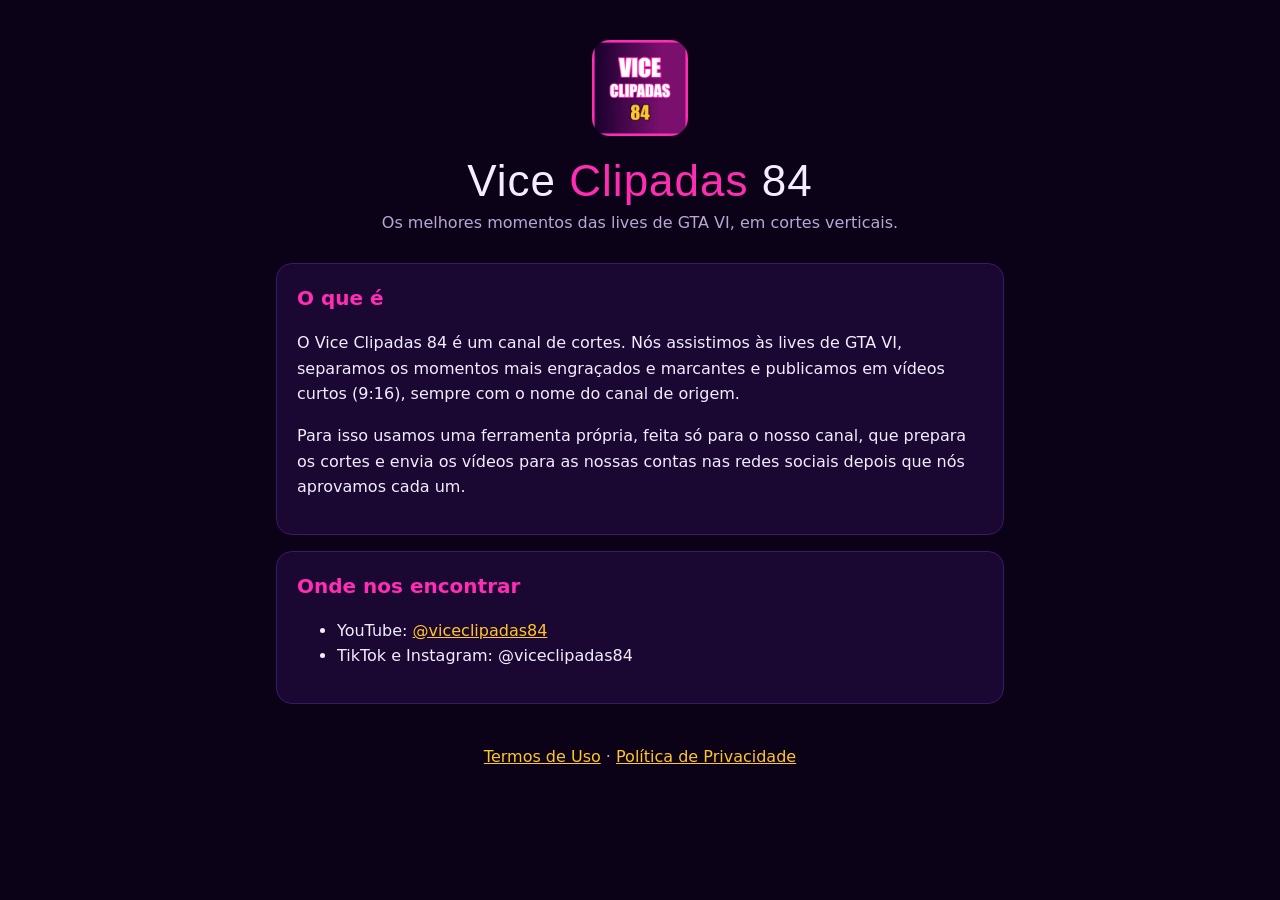
<file: index.html>
<!doctype html>
<html lang="pt-BR">
<head>
<meta charset="utf-8">
<meta name="viewport" content="width=device-width, initial-scale=1">
<title>Vice Clipadas 84</title>
<link rel="icon" href="icone.png">
<link rel="stylesheet" href="estilo.css">
</head>
<body>
<header>
  <img src="icone.png" alt="Vice Clipadas 84" width="96" height="96">
  <h1>Vice <em>Clipadas</em> 84</h1>
  <p class="sub">Os melhores momentos das lives de GTA VI, em cortes verticais.</p>
</header>
<main>
  <section>
    <h2>O que é</h2>
    <p>O Vice Clipadas 84 é um canal de cortes. Nós assistimos às lives de GTA VI, separamos os momentos mais
      engraçados e marcantes e publicamos em vídeos curtos (9:16), sempre com o nome do canal de origem.</p>
    <p>Para isso usamos uma ferramenta própria, feita só para o nosso canal, que prepara os cortes e envia os
      vídeos para as nossas contas nas redes sociais depois que nós aprovamos cada um.</p>
  </section>
  <section>
    <h2>Onde nos encontrar</h2>
    <ul>
      <li>YouTube: <a href="https://www.youtube.com/@viceclipadas84">@viceclipadas84</a></li>
      <li>TikTok e Instagram: @viceclipadas84</li>
    </ul>
  </section>
</main>
<footer>
  <a href="termos.html">Termos de Uso</a> · <a href="privacidade.html">Política de Privacidade</a>
</footer>
</body>
</html>
</file>
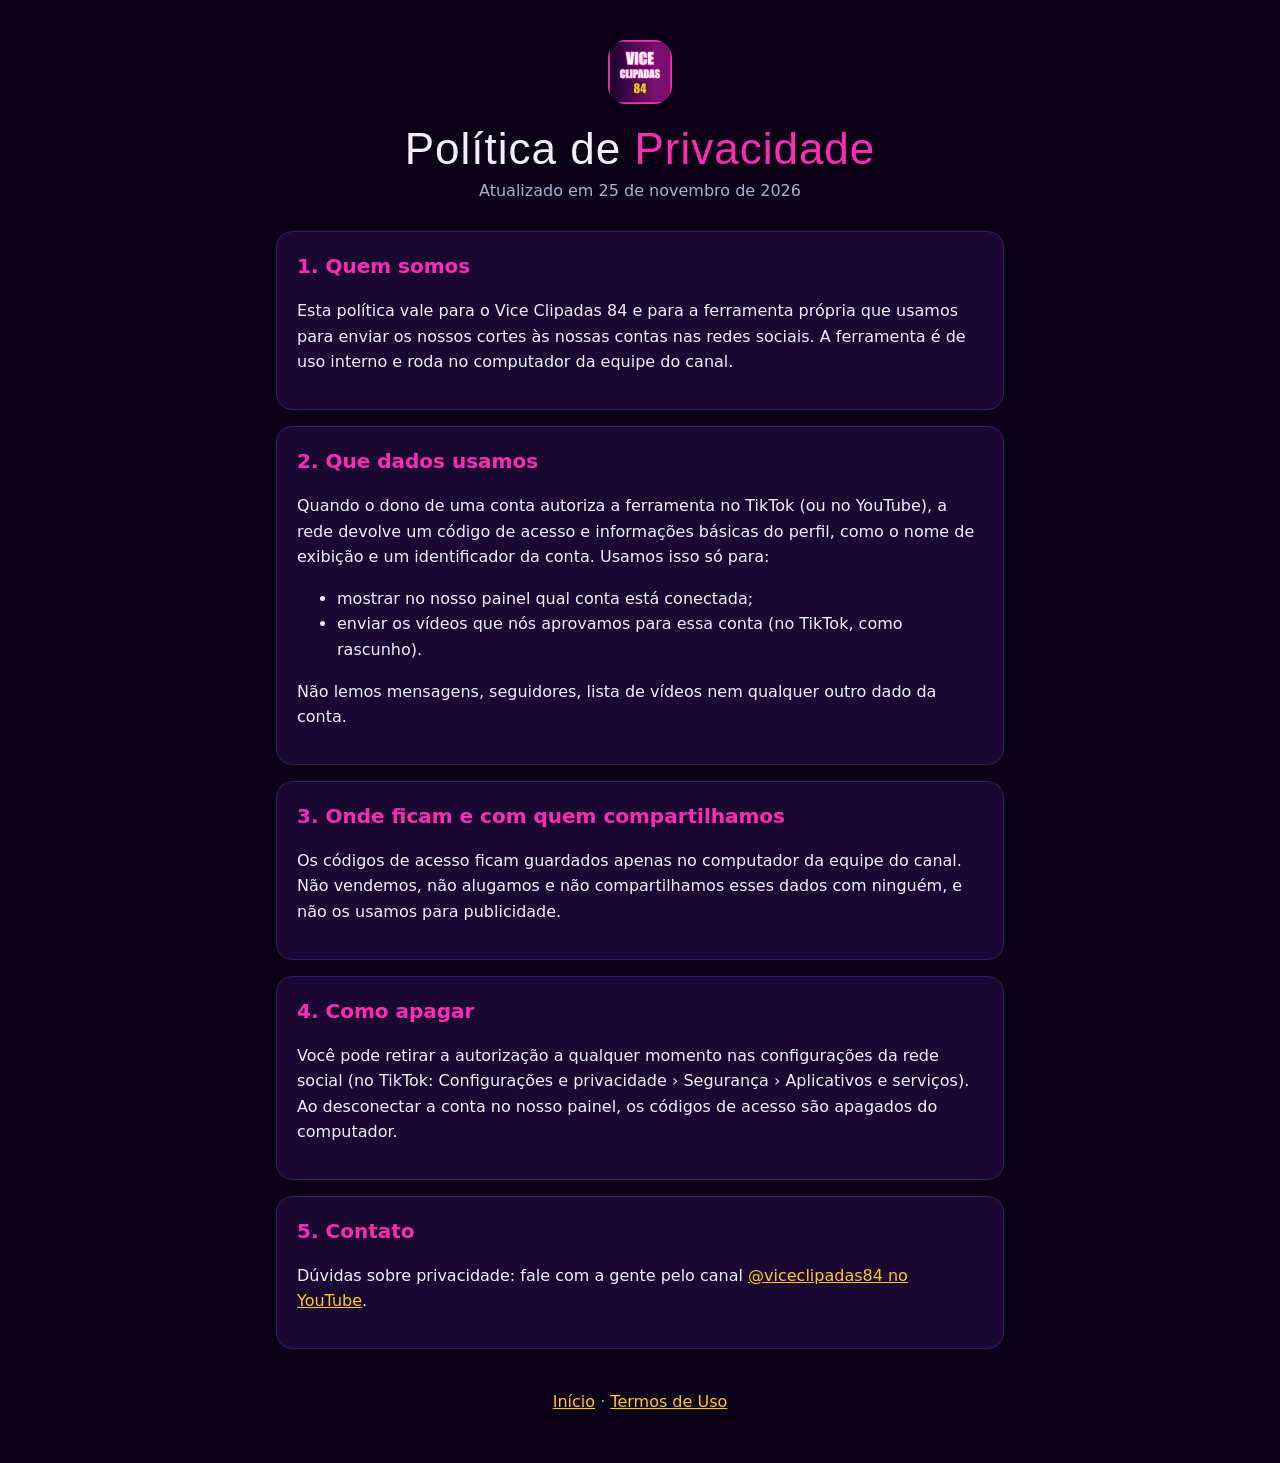
<file: privacidade.html>
<!doctype html>
<html lang="pt-BR">
<head>
<meta charset="utf-8">
<meta name="viewport" content="width=device-width, initial-scale=1">
<title>Política de Privacidade · Vice Clipadas 84</title>
<link rel="icon" href="icone.png">
<link rel="stylesheet" href="estilo.css">
</head>
<body>
<header>
  <a href="index.html"><img src="icone.png" alt="Vice Clipadas 84" width="64" height="64"></a>
  <h1>Política de <em>Privacidade</em></h1>
  <p class="sub">Atualizado em 25 de novembro de 2026</p>
</header>
<main>
  <section>
    <h2>1. Quem somos</h2>
    <p>Esta política vale para o Vice Clipadas 84 e para a ferramenta própria que usamos para enviar os nossos cortes
      às nossas contas nas redes sociais. A ferramenta é de uso interno e roda no computador da equipe do canal.</p>
  </section>
  <section>
    <h2>2. Que dados usamos</h2>
    <p>Quando o dono de uma conta autoriza a ferramenta no TikTok (ou no YouTube), a rede devolve um código de acesso
      e informações básicas do perfil, como o nome de exibição e um identificador da conta. Usamos isso só para:</p>
    <ul>
      <li>mostrar no nosso painel qual conta está conectada;</li>
      <li>enviar os vídeos que nós aprovamos para essa conta (no TikTok, como rascunho).</li>
    </ul>
    <p>Não lemos mensagens, seguidores, lista de vídeos nem qualquer outro dado da conta.</p>
  </section>
  <section>
    <h2>3. Onde ficam e com quem compartilhamos</h2>
    <p>Os códigos de acesso ficam guardados apenas no computador da equipe do canal. Não vendemos, não alugamos e
      não compartilhamos esses dados com ninguém, e não os usamos para publicidade.</p>
  </section>
  <section>
    <h2>4. Como apagar</h2>
    <p>Você pode retirar a autorização a qualquer momento nas configurações da rede social (no TikTok: Configurações e
      privacidade › Segurança › Aplicativos e serviços). Ao desconectar a conta no nosso painel, os códigos de acesso
      são apagados do computador.</p>
  </section>
  <section>
    <h2>5. Contato</h2>
    <p>Dúvidas sobre privacidade: fale com a gente pelo canal
      <a href="https://www.youtube.com/@viceclipadas84">@viceclipadas84 no YouTube</a>.</p>
  </section>
</main>
<footer>
  <a href="index.html">Início</a> · <a href="termos.html">Termos de Uso</a>
</footer>
</body>
</html>
</file>
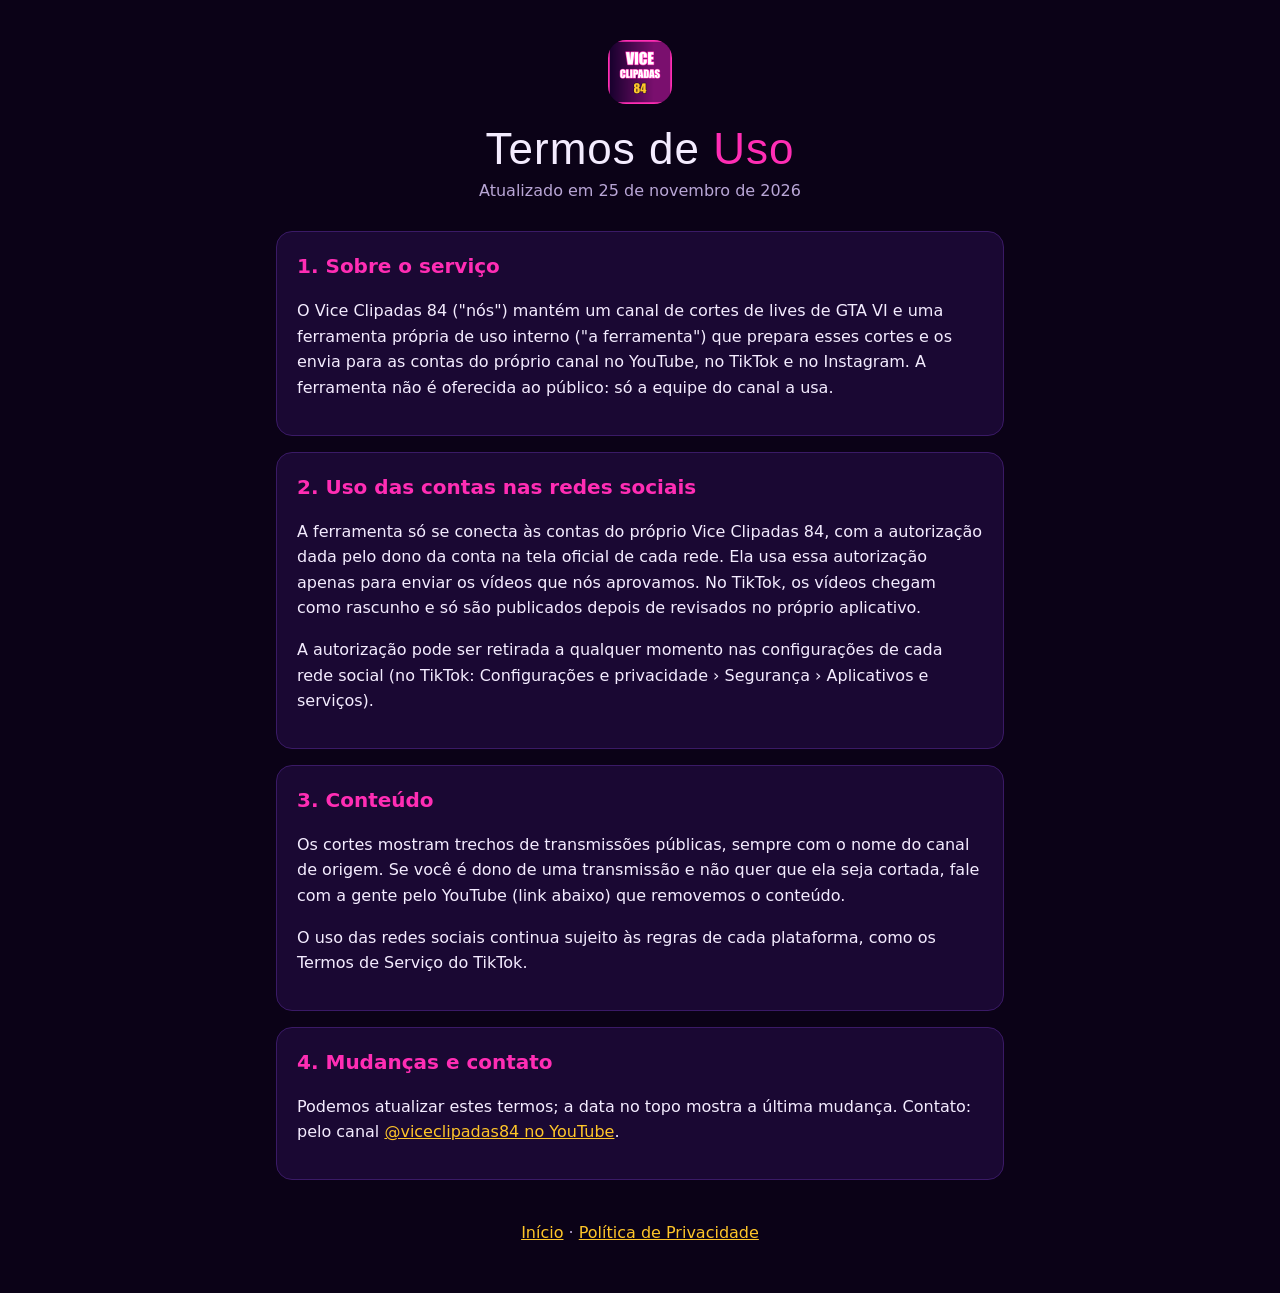
<file: termos.html>
<!doctype html>
<html lang="pt-BR">
<head>
<meta charset="utf-8">
<meta name="viewport" content="width=device-width, initial-scale=1">
<title>Termos de Uso · Vice Clipadas 84</title>
<link rel="icon" href="icone.png">
<link rel="stylesheet" href="estilo.css">
</head>
<body>
<header>
  <a href="index.html"><img src="icone.png" alt="Vice Clipadas 84" width="64" height="64"></a>
  <h1>Termos de <em>Uso</em></h1>
  <p class="sub">Atualizado em 25 de novembro de 2026</p>
</header>
<main>
  <section>
    <h2>1. Sobre o serviço</h2>
    <p>O Vice Clipadas 84 ("nós") mantém um canal de cortes de lives de GTA VI e uma ferramenta própria de uso
      interno ("a ferramenta") que prepara esses cortes e os envia para as contas do próprio canal no YouTube,
      no TikTok e no Instagram. A ferramenta não é oferecida ao público: só a equipe do canal a usa.</p>
  </section>
  <section>
    <h2>2. Uso das contas nas redes sociais</h2>
    <p>A ferramenta só se conecta às contas do próprio Vice Clipadas 84, com a autorização dada pelo dono da conta
      na tela oficial de cada rede. Ela usa essa autorização apenas para enviar os vídeos que nós aprovamos.
      No TikTok, os vídeos chegam como rascunho e só são publicados depois de revisados no próprio aplicativo.</p>
    <p>A autorização pode ser retirada a qualquer momento nas configurações de cada rede social
      (no TikTok: Configurações e privacidade › Segurança › Aplicativos e serviços).</p>
  </section>
  <section>
    <h2>3. Conteúdo</h2>
    <p>Os cortes mostram trechos de transmissões públicas, sempre com o nome do canal de origem. Se você é dono de
      uma transmissão e não quer que ela seja cortada, fale com a gente pelo YouTube (link abaixo) que removemos o
      conteúdo.</p>
    <p>O uso das redes sociais continua sujeito às regras de cada plataforma, como os Termos de Serviço do TikTok.</p>
  </section>
  <section>
    <h2>4. Mudanças e contato</h2>
    <p>Podemos atualizar estes termos; a data no topo mostra a última mudança. Contato: pelo canal
      <a href="https://www.youtube.com/@viceclipadas84">@viceclipadas84 no YouTube</a>.</p>
  </section>
</main>
<footer>
  <a href="index.html">Início</a> · <a href="privacidade.html">Política de Privacidade</a>
</footer>
</body>
</html>
</file>
<file: estilo.css>
:root { --fundo: #0B0217; --caixa: #1A0833; --texto: #F4ECFF; --suave: #B9A6D6; --rosa: #FF2DB4; --ouro: #FFC629; }
* { box-sizing: border-box; }
body { margin: 0; background: var(--fundo); color: var(--texto); font: 16px/1.6 system-ui, "Segoe UI", sans-serif; }
header, main, footer { max-width: 760px; margin: 0 auto; padding: 0 16px; }
header { text-align: center; padding-top: 40px; }
header img { border-radius: 18px; }
h1 { font: 400 44px Impact, "Arial Black", sans-serif; letter-spacing: 1px; margin: 12px 0 4px; }
h1 em, h2 { color: var(--rosa); font-style: normal; }
h2 { font-size: 20px; margin: 0 0 8px; }
.sub { color: var(--suave); margin: 0 0 28px; }
section { background: var(--caixa); border: 1px solid #3A1A66; border-radius: 16px; padding: 18px 20px; margin-bottom: 16px; }
a { color: var(--ouro); }
footer { text-align: center; color: var(--suave); padding: 24px 16px 48px; }
</file>
